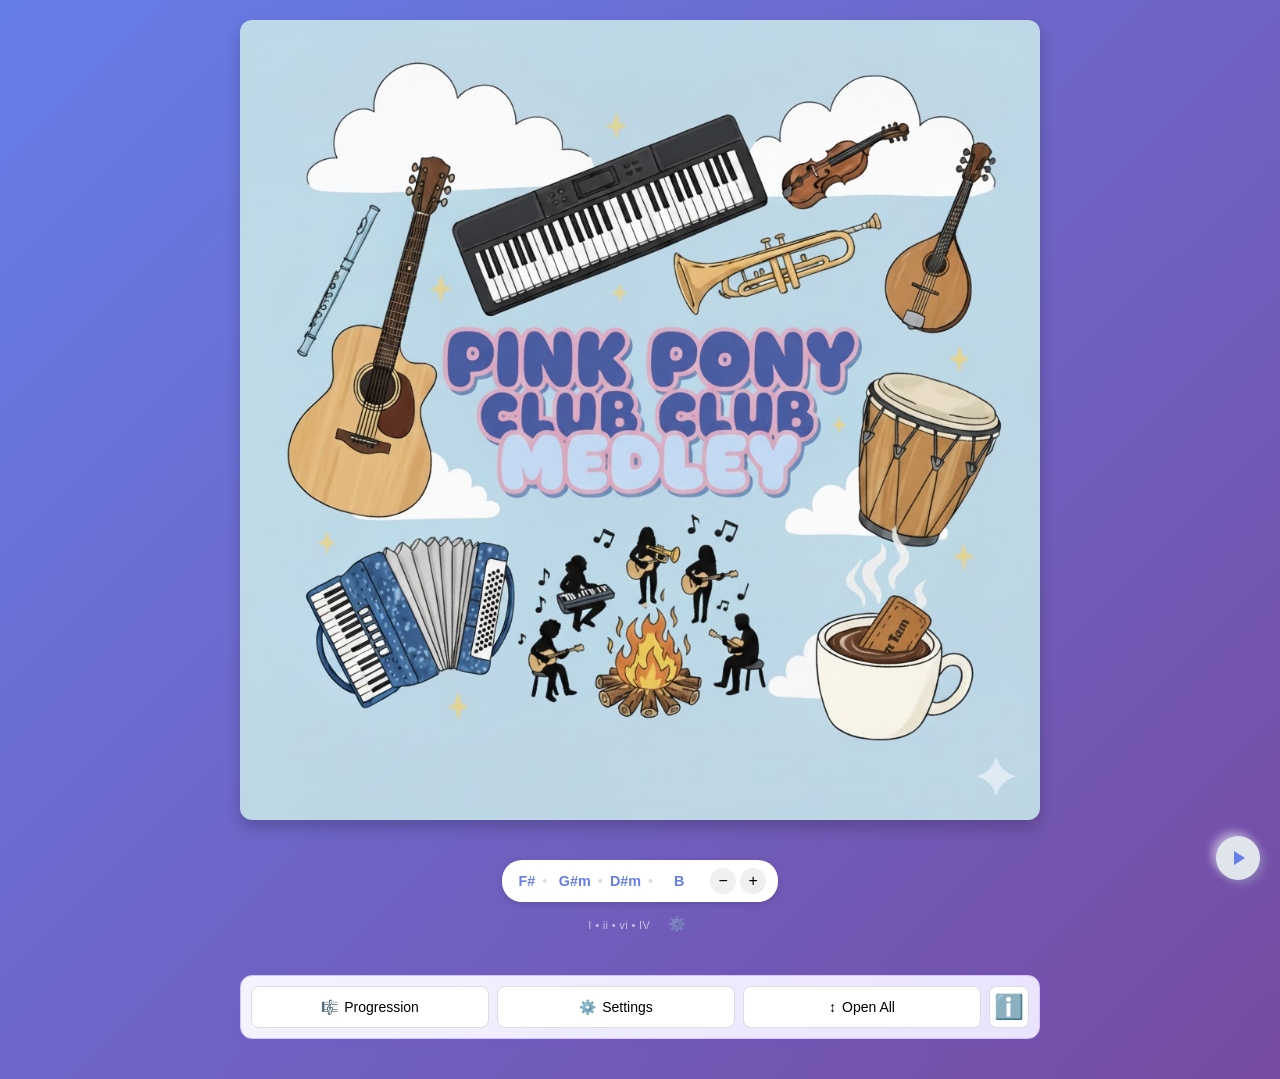
<file: index.html>
<!DOCTYPE html>
<html lang="en">
<head>
    <meta charset="UTF-8">
    <meta name="viewport" content="width=device-width, initial-scale=1.0, viewport-fit=cover">
    <title>Pink Pony Club Medley</title>
    
    <!-- iOS Home Screen Icons -->
    <link rel="apple-touch-icon" sizes="180x180" href="phone-icons/icon-180.png">
   
    
    <!-- Android Chrome Icons -->
    <link rel="icon" type="image/png" sizes="192x192" href="phone-icons/icon-192.png">
    <link rel="icon" type="image/png" sizes="512x512" href="phone-icons/icon-512.png">
    
    <!-- Standard favicon -->
    <link rel="icon" type="image/png" sizes="32x32" href="phone-icons/icon-32.png">
    <link rel="icon" type="image/png" sizes="16x16" href="phone-icons/icon-16.png">
    
    <!-- Web App Manifest removed to allow saving full URLs to home screen -->
    <link rel="manifest" href="manifest.json">
    
    <!-- Theme color for mobile browsers -->
    <meta name="theme-color" content="#8b5cf6">
    <meta name="apple-mobile-web-app-capable" content="yes">
    <meta name="apple-mobile-web-app-status-bar-style" content="default">
    <meta name="apple-mobile-web-app-title" content="Medlies">
    
    <link rel="stylesheet" href="styles.css">
</head>
<body>
    <div class="container">
        <!-- Banner Section -->
        <div class="banner">
            <img src="banner-pony.png" alt="Pink Pony Club Medley Banner" id="banner-image">
        </div>

        <!-- Header -->
        <header>
            <!-- Chord Transposer -->
            <div class="transpose-pill">
                <div class="chords">
                    <span class="chord" id="chord-1">F#</span>
                    <span class="chord" id="chord-2">G#m</span>
                    <span class="chord" id="chord-3">D#m</span>
                    <span class="chord" id="chord-4">B</span>
                </div>
                <div class="controls">
                    <button type="button" id="transpose-down" aria-label="Transpose down">−</button>
                    <button type="button" id="transpose-up" aria-label="Transpose up">+</button>
                </div>
            </div>
            <p class="subtitle">
                I • ii • vi • IV
                <button type="button" id="edit-progression" class="edit-button" aria-label="Change progression">⚙️</button>
            </p>
        </header>

        <!-- Songs List (Accordion) -->
        <div id="songs-container" class="songs-list">
            <!-- Songs will be dynamically loaded here -->
        </div>

        <!-- Progression Selection Modal -->
        <div id="progression-modal" class="modal">
            <div class="modal-content progression-modal-content">
                <!-- Content will be populated dynamically -->
            </div>
        </div>

        <!-- Info Modal -->
        <div id="info-modal" class="modal">
            <div class="modal-content info-modal-content">
                <span class="close-button" id="close-info-modal">&times;</span>
                <h3>About This Page</h3>
                <p>Chord progression fun for singing circle!</p>
                
                <h4>Key Features:</h4>
                <ul>
                    <li><strong>Transpose:</strong> Use + and − buttons to change the key</li>
                    <li><strong>Auto-scroll:</strong> Floating play button (bottom-right) scrolls automatically with adjustable speed (1-10)</li>
                    <li><strong>Expand/collapse:</strong> Click song titles to view lyrics (songs expand by default)</li>
                    <li><strong>Reorder songs:</strong> Enable in Settings, then drag ⋮⋮ handles to rearrange</li>
                    <li><strong>Lock songs:</strong> Long-press (0.5s) song titles to lock open with 📌 pin</li>
                    <li><strong>Switch progressions:</strong> Click 🎼 Progression button or gear icon</li>
                    <li><strong>Customize:</strong> Click ⚙️ Settings for themes, font size, auto-close mode & more</li>
                    <li><strong>Share:</strong> URL saves all settings - copy and share your arrangement!</li>
                    <li><strong>Mobile app:</strong> Add to Home Screen → saves as "Medlies" with 🎼 icon</li>
                </ul>

                <h4>Auto-Scroll Tips:</h4>
                <ul>
                    <li>Tap play (▶) button to start scrolling</li>
                    <li>Use + and − to adjust speed while scrolling</li>
                    <li>Touch screen to pause - auto-resumes when you lift your finger</li>
                    <li>Flick scrolling works naturally during auto-scroll</li>
                    <li>Speeds automatically adjust for phone/tablet/desktop</li>
                </ul>

                <h4>Source Data (Google Docs):</h4>
                <ul class="progression-links">
                    <li><a href="https://docs.google.com/document/d/1UGUQb110IlAgrp15mbqC2Muyl2oP3x-bDXJH3VFL2qA/edit?pli=1&tab=t.0" target="_blank">Pink Pony Club Medley (I ii vi IV)</a></li>
                    <li><a href="https://docs.google.com/document/d/19Mqgy9RtOUYCUS72voOfVnueE9dox_ZCLXzTUk62EXY/edit?tab=t.0#heading=h.8dfip0xaxqt8" target="_blank">Wagon Wheel Medley (I V vi IV)</a></li>
                    <li><a href="https://docs.google.com/document/d/11qBeZkfMCBcLrUq5Xck4DYpDZ6QcSnwbVr9WVjvU57w/edit?tab=t.0" target="_blank">No Woman, No Cry Medley (I vi IV V)</a></li>
                </ul>

                
            </div>
        </div>

        <!-- Bottom Bar -->
        <div class="bottom-bar">
            <button type="button" class="bottom-bar-button" id="change-progression-btn">
                <span>🎼</span>
                <span class="button-text">Progression</span>
            </button>
            <button type="button" class="bottom-bar-button" id="settings-btn">
                <span>⚙️</span>
                <span class="button-text">Settings</span>
            </button>
            <button type="button" class="bottom-bar-button" id="collapse-all-btn" title="Toggle all songs">
                <span>↕</span>
                <span class="button-text" id="toggle-all-text">Close All</span>
            </button>
            <button type="button" class="bottom-bar-button bottom-bar-button-icon-only" id="info-btn" title="Info">
                <span>ℹ️</span>
            </button>
        </div>

        <!-- Settings Modal -->
        <div id="settings-modal" class="modal">
            <div class="modal-content settings-modal-content">
                <span class="close-button" id="close-settings-modal">&times;</span>
                <h3>Settings</h3>
                
                <!-- Setting 0: Hide Auto Scroll -->
                <div class="setting-item">
                    <label class="toggle-label">
                        <input type="checkbox" id="hide-auto-scroll-toggle">
                        <span class="toggle-slider"></span>
                        <span class="toggle-text">Hide auto-scroll</span>
                    </label>
                    <p class="setting-description">
                        Hide the floating auto-scroll button (bottom-right).
                    </p>
                </div>

                <!-- Setting 2: Color Theme -->
                <div class="setting-item">
                    <label class="setting-label">Color Theme</label>
                    <div class="theme-options">
                        <button class="theme-option" data-theme="default" title="Original Purple">
                            <div class="theme-preview" style="background: linear-gradient(135deg, #b794f6, #8b5cf6)"></div>
                            <span>Original</span>
                        </button>
                        <button class="theme-option" data-theme="pink" title="Pink Pony">
                            <div class="theme-preview" style="background: linear-gradient(135deg, #FF69B4, #FF1493, #C71585)"></div>
                            <span>Pink Pony</span>
                        </button>
                        <button class="theme-option" data-theme="sunset" title="Sunset Orange">
                            <div class="theme-preview" style="background: linear-gradient(135deg, #fb923c, #f97316, #ea580c)"></div>
                            <span>Sunset</span>
                        </button>
                        <button class="theme-option" data-theme="dark" title="Dark Mode">
                            <div class="theme-preview" style="background: linear-gradient(135deg, #374151, #1f2937, #111827)"></div>
                            <span>Dark</span>
                        </button>
                    </div>
                </div>

                <!-- Setting 3: Font Size -->
                <div class="setting-item">
                    <label class="setting-label">Lyrics Font Size</label>
                    <div class="font-size-options">
                        <button class="font-size-option font-size-xsmall-preview" data-size="xsmall">Extra Small</button>
                        <button class="font-size-option font-size-small-preview" data-size="small">Small</button>
                        <button class="font-size-option font-size-medium-preview" data-size="medium">Medium</button>
                        <button class="font-size-option font-size-large-preview" data-size="large">Large</button>
                        <button class="font-size-option font-size-xlarge-preview" data-size="xlarge">Extra Large</button>
                    </div>
                </div>

                <!-- Setting 4: Hide Artist Names -->
                <div class="setting-item">
                    <label class="toggle-label">
                        <input type="checkbox" id="hide-artists-toggle">
                        <span class="toggle-slider"></span>
                        <span class="toggle-text">Hide artist names</span>
                    </label>
                    <p class="setting-description">
                        Cleaner look if you already know all the songs.
                    </p>
                </div>

                <!-- Setting: Enable song reordering -->
                <div class="setting-item">
                    <label class="toggle-label">
                        <input type="checkbox" id="enable-reordering-toggle">
                        <span class="toggle-slider"></span>
                        <span class="toggle-text">Enable song reordering</span>
                    </label>
                    <p class="setting-description">
                        Show drag handles (⋮⋮) to reorder songs by dragging.
                    </p>
                </div>

                <!-- Advanced Settings Section -->
                <div class="advanced-settings">
                    <button class="advanced-toggle" id="advanced-toggle">
                        <span class="advanced-icon">▶</span>
                        <span>Advanced</span>
                    </button>
                    <div class="advanced-content" id="advanced-content">
                        <!-- Setting: Auto-close songs -->
                        <div class="setting-item">
                            <label class="toggle-label">
                                <input type="checkbox" id="auto-close-toggle">
                                <span class="toggle-slider"></span>
                                <span class="toggle-text">Auto-close songs</span>
                            </label>
                            <p class="setting-description">
                                Opening a song automatically closes others (only one open at a time).
                            </p>
                            <p class="setting-tip" id="auto-close-tip" style="display: none;">
                                <strong>💡 Tip:</strong> Long-press (hold) a song title to "lock" it open. Locked songs stay visible even when auto-close is on.
                            </p>
                        </div>

                        <!-- Setting: Sticky Chords -->
                        <div class="setting-item">
                            <label class="toggle-label">
                                <input type="checkbox" id="sticky-chords-toggle" checked>
                                <span class="toggle-slider"></span>
                                <span class="toggle-text">Keep chords at top</span>
                            </label>
                            <p class="setting-description">
                                Chords stay visible at the top when scrolling down.
                            </p>
                        </div>

                        <!-- Version Number -->
                        <div class="setting-item" style="opacity: 0.5; margin-top: 20px;">
                            <p class="setting-description" style="font-size: 0.75rem; text-align: center; color: #9ca3af;">
                                Version <span id="app-version"></span>
                            </p>
                        </div>
                    </div>
                </div>

                <!-- URL Note -->
                <div class="settings-note">
                    <strong>💾 Note:</strong> Settings are automatically saved in the URL. Share the link to keep your preferences!
                </div>

                <!-- Bottom Close Button -->
                <div class="settings-footer">
                    <button type="button" class="settings-close-btn" id="close-settings-bottom">Close</button>
                </div>
            </div>
        </div>

        <!-- Loading Indicator -->
        <div id="loading" class="loading">Loading songs...</div>
    </div>

    <script src="script.js"></script>
</body>
</html>
</file>
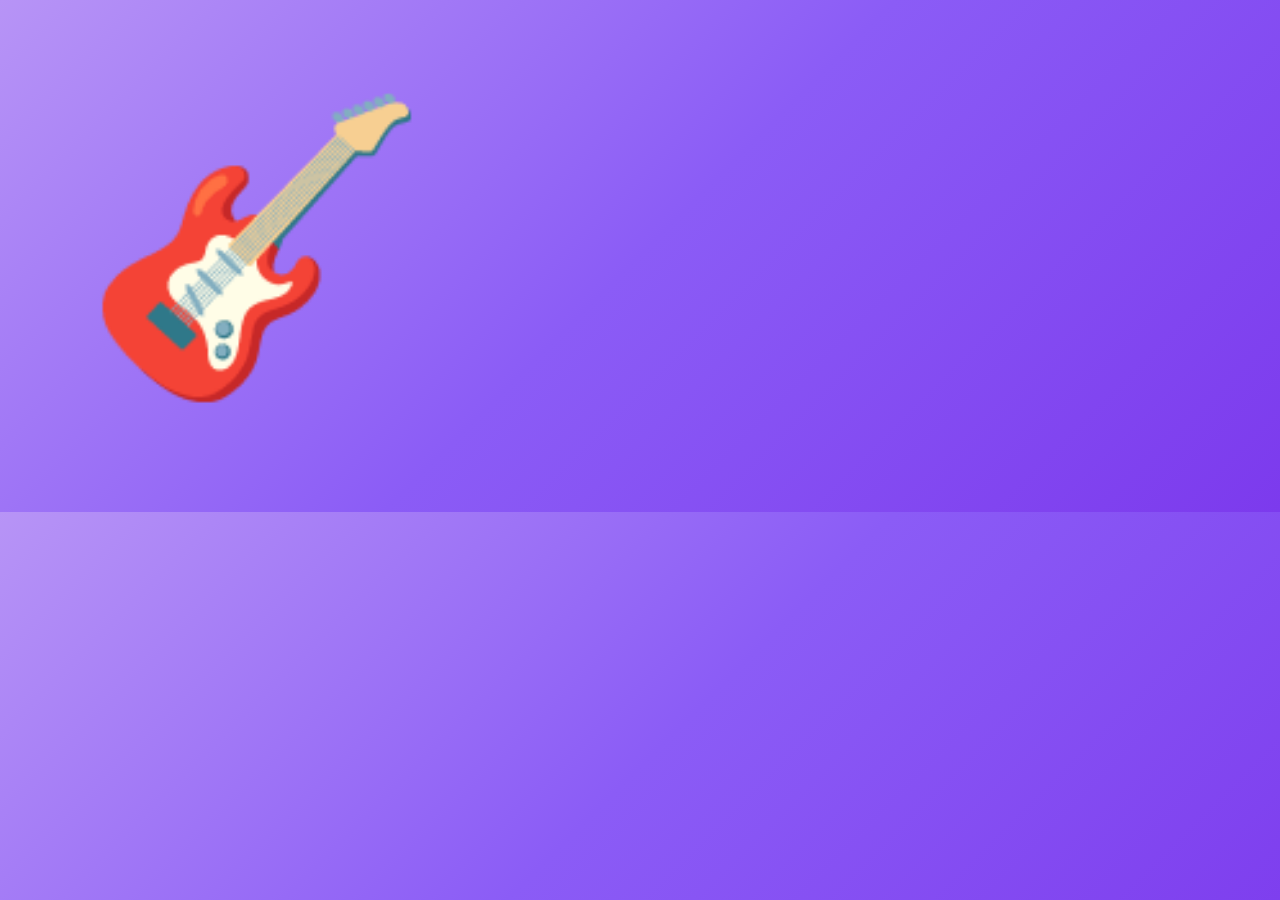
<file: icon-generator.html>
<!DOCTYPE html>
<html>
<head>
    <meta charset="UTF-8">
    <style>
        body {
            margin: 0;
            padding: 0;
            width: 512px;
            height: 512px;
            display: flex;
            align-items: center;
            justify-content: center;
            background: linear-gradient(135deg, #b794f6 0%, #8b5cf6 50%, #7c3aed 100%);
            font-family: -apple-system, BlinkMacSystemFont, sans-serif;
        }
        .icon-content {
            text-align: center;
        }
        .emoji {
            font-size: 280px;
            line-height: 1;
            margin-bottom: 20px;
        }
    </style>
</head>
<body>
    <div class="icon-content">
        <div class="emoji">🎸</div>
    </div>
</body>
</html>
</file>
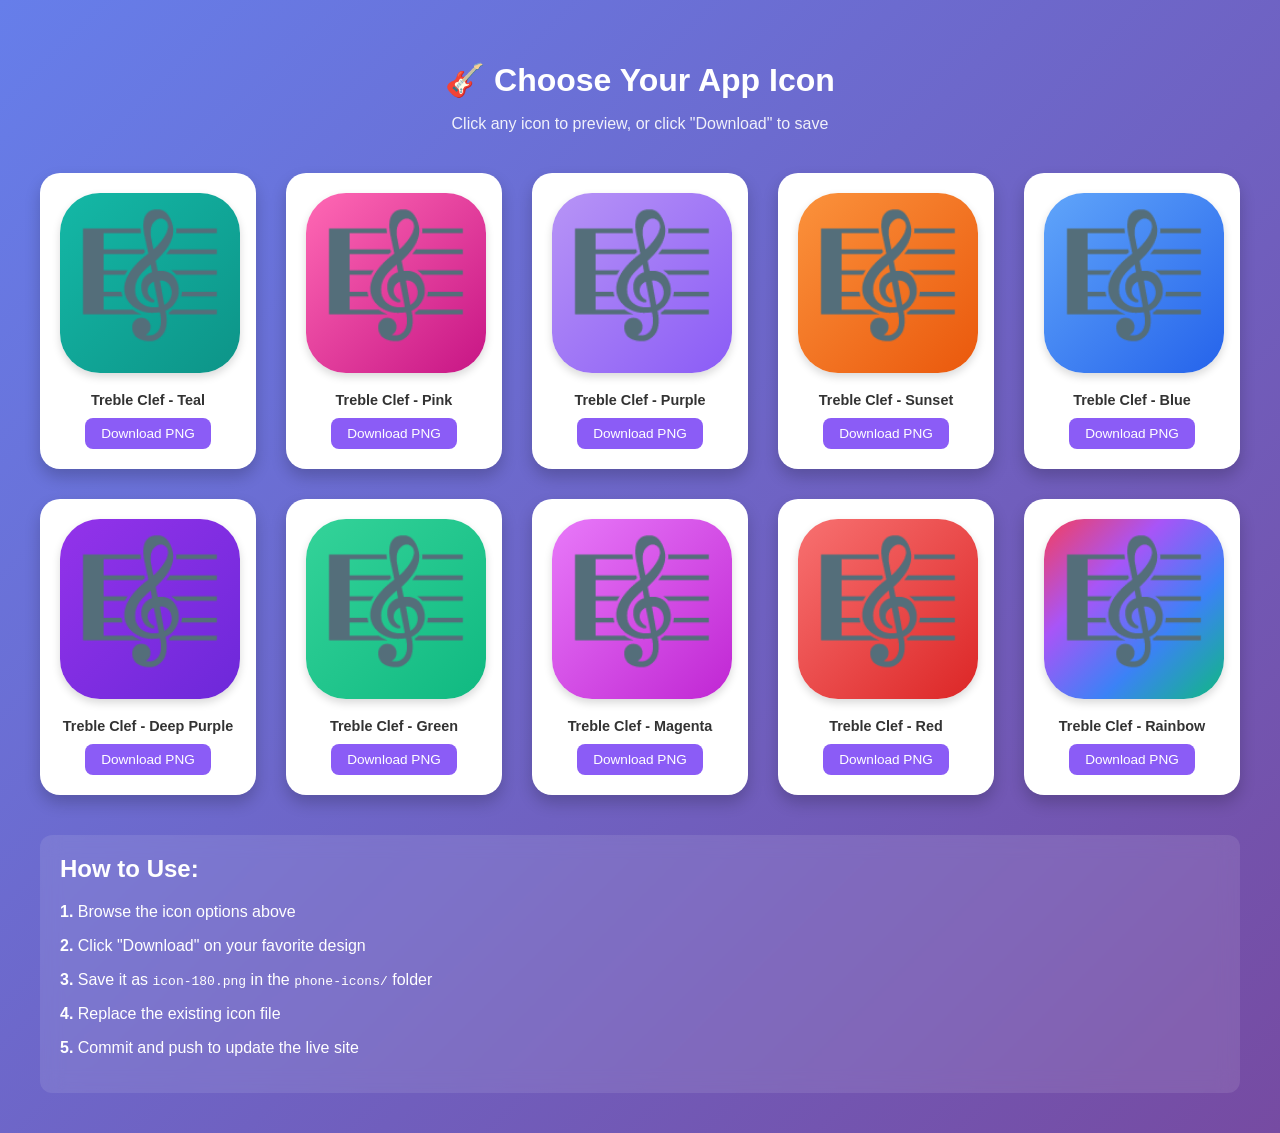
<file: icon-options.html>
<!DOCTYPE html>
<html lang="en">
<head>
    <meta charset="UTF-8">
    <meta name="viewport" content="width=device-width, initial-scale=1.0">
    <title>Icon Options - Pink Pony Club Medley</title>
    <style>
        body {
            font-family: -apple-system, BlinkMacSystemFont, 'Segoe UI', Arial, sans-serif;
            background: linear-gradient(135deg, #667eea 0%, #764ba2 100%);
            color: white;
            padding: 40px 20px;
            margin: 0;
        }
        
        .container {
            max-width: 1200px;
            margin: 0 auto;
        }
        
        h1 {
            text-align: center;
            margin-bottom: 10px;
            font-size: 2rem;
        }
        
        .subtitle {
            text-align: center;
            opacity: 0.9;
            margin-bottom: 40px;
        }
        
        .grid {
            display: grid;
            grid-template-columns: repeat(auto-fit, minmax(200px, 1fr));
            gap: 30px;
            margin-bottom: 40px;
        }
        
        .icon-option {
            background: white;
            border-radius: 20px;
            padding: 20px;
            text-align: center;
            box-shadow: 0 8px 16px rgba(0,0,0,0.2);
            transition: transform 0.2s;
        }
        
        .icon-option:hover {
            transform: translateY(-5px);
        }
        
        canvas {
            border-radius: 40px;
            box-shadow: 0 4px 8px rgba(0,0,0,0.15);
            cursor: pointer;
            width: 180px;
            height: 180px;
        }
        
        .icon-label {
            color: #333;
            margin-top: 15px;
            font-weight: 600;
            font-size: 0.9rem;
        }
        
        .download-btn {
            margin-top: 10px;
            padding: 8px 16px;
            background: #8b5cf6;
            color: white;
            border: none;
            border-radius: 8px;
            cursor: pointer;
            font-size: 0.85rem;
            transition: background 0.2s;
        }
        
        .download-btn:hover {
            background: #7c3aed;
        }
        
        .instructions {
            background: rgba(255,255,255,0.1);
            border-radius: 12px;
            padding: 20px;
            margin-top: 40px;
            backdrop-filter: blur(10px);
        }
        
        .instructions h2 {
            margin-top: 0;
        }
    </style>
</head>
<body>
    <div class="container">
        <h1>🎸 Choose Your App Icon</h1>
        <p class="subtitle">Click any icon to preview, or click "Download" to save</p>
        
        <div class="grid" id="iconGrid"></div>
        
        <div class="instructions">
            <h2>How to Use:</h2>
            <p><strong>1.</strong> Browse the icon options above</p>
            <p><strong>2.</strong> Click "Download" on your favorite design</p>
            <p><strong>3.</strong> Save it as <code>icon-180.png</code> in the <code>phone-icons/</code> folder</p>
            <p><strong>4.</strong> Replace the existing icon file</p>
            <p><strong>5.</strong> Commit and push to update the live site</p>
        </div>
    </div>

    <script>
        const icons = [
            {
                name: "Treble Clef - Teal",
                draw: (ctx, size) => {
                    // Teal gradient
                    const gradient = ctx.createLinearGradient(0, 0, size, size);
                    gradient.addColorStop(0, '#14b8a6');
                    gradient.addColorStop(1, '#0d9488');
                    ctx.fillStyle = gradient;
                    ctx.fillRect(0, 0, size, size);
                    
                    // Treble clef emoji
                    ctx.font = 'bold 120px Arial';
                    ctx.textAlign = 'center';
                    ctx.textBaseline = 'middle';
                    ctx.fillText('🎼', size/2, size/2);
                }
            },
            {
                name: "Treble Clef - Pink",
                draw: (ctx, size) => {
                    // Pink gradient
                    const gradient = ctx.createLinearGradient(0, 0, size, size);
                    gradient.addColorStop(0, '#FF69B4');
                    gradient.addColorStop(1, '#C71585');
                    ctx.fillStyle = gradient;
                    ctx.fillRect(0, 0, size, size);
                    
                    ctx.font = 'bold 120px Arial';
                    ctx.textAlign = 'center';
                    ctx.textBaseline = 'middle';
                    ctx.fillText('🎼', size/2, size/2);
                }
            },
            {
                name: "Treble Clef - Purple",
                draw: (ctx, size) => {
                    // Purple gradient
                    const gradient = ctx.createLinearGradient(0, 0, size, size);
                    gradient.addColorStop(0, '#b794f6');
                    gradient.addColorStop(1, '#8b5cf6');
                    ctx.fillStyle = gradient;
                    ctx.fillRect(0, 0, size, size);
                    
                    ctx.font = 'bold 120px Arial';
                    ctx.textAlign = 'center';
                    ctx.textBaseline = 'middle';
                    ctx.fillText('🎼', size/2, size/2);
                }
            },
            {
                name: "Treble Clef - Sunset",
                draw: (ctx, size) => {
                    // Sunset gradient
                    const gradient = ctx.createLinearGradient(0, 0, size, size);
                    gradient.addColorStop(0, '#fb923c');
                    gradient.addColorStop(1, '#ea580c');
                    ctx.fillStyle = gradient;
                    ctx.fillRect(0, 0, size, size);
                    
                    ctx.font = 'bold 120px Arial';
                    ctx.textAlign = 'center';
                    ctx.textBaseline = 'middle';
                    ctx.fillText('🎼', size/2, size/2);
                }
            },
            {
                name: "Treble Clef - Blue",
                draw: (ctx, size) => {
                    // Blue gradient
                    const gradient = ctx.createLinearGradient(0, 0, size, size);
                    gradient.addColorStop(0, '#60a5fa');
                    gradient.addColorStop(1, '#2563eb');
                    ctx.fillStyle = gradient;
                    ctx.fillRect(0, 0, size, size);
                    
                    ctx.font = 'bold 120px Arial';
                    ctx.textAlign = 'center';
                    ctx.textBaseline = 'middle';
                    ctx.fillText('🎼', size/2, size/2);
                }
            },
            {
                name: "Treble Clef - Deep Purple",
                draw: (ctx, size) => {
                    // Deep purple gradient
                    const gradient = ctx.createLinearGradient(0, 0, size, size);
                    gradient.addColorStop(0, '#9333ea');
                    gradient.addColorStop(1, '#6d28d9');
                    ctx.fillStyle = gradient;
                    ctx.fillRect(0, 0, size, size);
                    
                    ctx.font = 'bold 120px Arial';
                    ctx.textAlign = 'center';
                    ctx.textBaseline = 'middle';
                    ctx.fillText('🎼', size/2, size/2);
                }
            },
            {
                name: "Treble Clef - Green",
                draw: (ctx, size) => {
                    // Green gradient
                    const gradient = ctx.createLinearGradient(0, 0, size, size);
                    gradient.addColorStop(0, '#34d399');
                    gradient.addColorStop(1, '#10b981');
                    ctx.fillStyle = gradient;
                    ctx.fillRect(0, 0, size, size);
                    
                    ctx.font = 'bold 120px Arial';
                    ctx.textAlign = 'center';
                    ctx.textBaseline = 'middle';
                    ctx.fillText('🎼', size/2, size/2);
                }
            },
            {
                name: "Treble Clef - Magenta",
                draw: (ctx, size) => {
                    // Magenta gradient
                    const gradient = ctx.createLinearGradient(0, 0, size, size);
                    gradient.addColorStop(0, '#e879f9');
                    gradient.addColorStop(1, '#c026d3');
                    ctx.fillStyle = gradient;
                    ctx.fillRect(0, 0, size, size);
                    
                    ctx.font = 'bold 120px Arial';
                    ctx.textAlign = 'center';
                    ctx.textBaseline = 'middle';
                    ctx.fillText('🎼', size/2, size/2);
                }
            },
            {
                name: "Treble Clef - Red",
                draw: (ctx, size) => {
                    // Red gradient
                    const gradient = ctx.createLinearGradient(0, 0, size, size);
                    gradient.addColorStop(0, '#f87171');
                    gradient.addColorStop(1, '#dc2626');
                    ctx.fillStyle = gradient;
                    ctx.fillRect(0, 0, size, size);
                    
                    ctx.font = 'bold 120px Arial';
                    ctx.textAlign = 'center';
                    ctx.textBaseline = 'middle';
                    ctx.fillText('🎼', size/2, size/2);
                }
            },
            {
                name: "Treble Clef - Rainbow",
                draw: (ctx, size) => {
                    // Rainbow gradient
                    const gradient = ctx.createLinearGradient(0, 0, size, size);
                    gradient.addColorStop(0, '#f43f5e');
                    gradient.addColorStop(0.33, '#a855f7');
                    gradient.addColorStop(0.66, '#3b82f6');
                    gradient.addColorStop(1, '#10b981');
                    ctx.fillStyle = gradient;
                    ctx.fillRect(0, 0, size, size);
                    
                    ctx.font = 'bold 120px Arial';
                    ctx.textAlign = 'center';
                    ctx.textBaseline = 'middle';
                    ctx.fillText('🎼', size/2, size/2);
                }
            }
        ];

        const grid = document.getElementById('iconGrid');
        
        icons.forEach((icon, index) => {
            const div = document.createElement('div');
            div.className = 'icon-option';
            
            const canvas = document.createElement('canvas');
            canvas.width = 180;
            canvas.height = 180;
            const ctx = canvas.getContext('2d');
            
            // Draw the icon
            icon.draw(ctx, 180);
            
            const label = document.createElement('div');
            label.className = 'icon-label';
            label.textContent = icon.name;
            
            const btn = document.createElement('button');
            btn.className = 'download-btn';
            btn.textContent = 'Download PNG';
            btn.onclick = () => downloadIcon(canvas, icon.name);
            
            div.appendChild(canvas);
            div.appendChild(label);
            div.appendChild(btn);
            grid.appendChild(div);
        });
        
        function downloadIcon(canvas, name) {
            canvas.toBlob((blob) => {
                const url = URL.createObjectURL(blob);
                const a = document.createElement('a');
                a.href = url;
                a.download = `icon-180-${name.toLowerCase().replace(/[^a-z0-9]/g, '-')}.png`;
                document.body.appendChild(a);
                a.click();
                document.body.removeChild(a);
                URL.revokeObjectURL(url);
            });
        }
    </script>
</body>
</html>
</file>
<file: styles.css>
* {
    margin: 0;
    padding: 0;
    box-sizing: border-box;
}

body {
    font-family: -apple-system, BlinkMacSystemFont, 'Segoe UI', Roboto, 'Helvetica Neue', Arial, sans-serif;
    background: linear-gradient(135deg, #667eea 0%, #764ba2 100%);
    min-height: 100vh;
    color: #333;
    /* iOS safe area support */
    padding-top: env(safe-area-inset-top, 0px);
    padding-bottom: env(safe-area-inset-bottom, 0px);
}

.container {
    max-width: 1200px;
    margin: 0 auto;
    padding: 20px;
}

/* Banner */
.banner {
    max-width: 800px;
    margin: 0 auto 30px;
    border-radius: 12px;
    overflow: hidden;
    box-shadow: 0 8px 16px rgba(0, 0, 0, 0.2);
    cursor: pointer;
    transition: transform 0.2s;
}

.banner:hover {
    transform: scale(1.01);
}

.banner:active {
    transform: scale(0.99);
}

.banner img {
    width: 100%;
    height: auto;
    display: block;
}

/* Header */
header {
    text-align: center;
    color: white;
    margin-bottom: 20px;
    position: sticky;
    top: 0;
    z-index: 100;
    padding-top: 10px;
}

/* Disable sticky positioning when setting is off */
header.not-sticky {
    position: relative;
}

/* Disable fade and subtitle hiding when not sticky */
header.not-sticky::before {
    display: none;
}

header.not-sticky.stuck .subtitle {
    display: block;
}

/* Gradient fade background - hidden by default */
header::before {
    content: '';
    position: fixed;
    top: calc(-100px - env(safe-area-inset-top, 0px)); /* Extend way up to cover status bar + safe area */
    left: 0;
    right: 0;
    height: calc(200px + env(safe-area-inset-top, 0px)); /* Much taller to ensure coverage */
    background: transparent;
    z-index: 99;
    pointer-events: none;
    opacity: 0;
    transition: opacity 0.3s ease;
}

/* Show gradient only when stuck to top - starts with color at top, fades down */
header.stuck::before {
    opacity: 1;
    background: linear-gradient(to bottom,
        rgba(139, 92, 246, 1) 0%,      /* Solid at very top */
        rgba(139, 92, 246, 1) 50%,     /* Keep solid through safe area */
        rgba(139, 92, 246, 0.95) 65%,  /* Start fade */
        rgba(139, 92, 246, 0.7) 80%,   /* Mid fade */
        rgba(139, 92, 246, 0.4) 90%,   /* Light fade */
        transparent 100%);
}

/* Hide subtitle (Roman numerals) when stuck to top - keep space to prevent layout shift */
header.stuck .subtitle {
    opacity: 0;
    pointer-events: none;
}

.subtitle {
    font-size: 0.7rem;
    opacity: 0.6;
    font-weight: 400;
    letter-spacing: 0.3px;
    transition: opacity 0.2s ease;
}
.transpose-pill {
    display: inline-flex;
    align-items: center;
    background: white;
    border-radius: 20px;
    padding: 8px 12px;
    box-shadow: 0 2px 6px rgba(0, 0, 0, 0.15);
    font-size: 0.9rem;
    margin-bottom: 12px;
    position: relative;
    z-index: 101;
}

.transpose-pill .chords {
    display: flex;
    align-items: center;
    gap: 7px;
    font-weight: 600;
    color: #667eea;
}

.transpose-pill .chord {
    min-width: 38px;
    text-align: center;
}

.transpose-pill .chord:not(:last-child)::after {
    content: '•';
    margin-left: 7px;
    color: #ddd;
    font-weight: 400;
}

.transpose-pill .controls {
    display: flex;
    gap: 4px;
    margin-left: 12px;
}

.transpose-pill button {
    width: 26px;
    height: 26px;
    border: none;
    background: #f0f0f0;
    border-radius: 50%;
    cursor: pointer;
    font-size: 1rem;
    display: flex;
    align-items: center;
    justify-content: center;
    flex-shrink: 0;
    transition: background 0.2s;
}

.transpose-pill button:hover {
    background: #e5e5e5;
}

.transpose-pill button:active {
    background: #e0e0e0;
}

/* Songs List */
.songs-list {
    max-width: 800px;
    margin: 0 auto 40px;
}

/* Accordion Item */
.accordion-item {
    background: white;
    border-radius: 8px;
    margin-bottom: 10px;
    overflow: hidden;
    box-shadow: 0 2px 4px rgba(0, 0, 0, 0.1);
    transition: all 0.3s ease;
}

.accordion-item.dragging {
    opacity: 0.5;
}

.accordion-item.drag-preview {
    position: fixed;
    z-index: 1000;
    pointer-events: none;
    opacity: 0.9;
    transform: scale(1.05) rotate(2deg);
    box-shadow: 0 8px 24px rgba(0, 0, 0, 0.3);
    transition: none;
}

.accordion-item.drag-over {
    border: 2px dashed #667eea;
    background: #f0f4ff;
}

/* Smooth transitions for reordering */
.accordion-item:not(.dragging):not(.drag-preview) {
    transition: transform 0.3s ease, margin 0.3s ease, all 0.3s ease;
}

/* Accordion Header */
.accordion-header {
    padding: 14px 16px;
    cursor: pointer;
    display: flex;
    justify-content: space-between;
    align-items: center;
    background: white;
    transition: background 0.2s;
    position: relative;
}

.accordion-header:active {
    background: #f8f8f8;
}

.accordion-info {
    flex: 1;
    padding-right: 40px;
}

.accordion-title {
    font-size: 1.1rem;
    font-weight: 600;
    color: #667eea;
    margin-bottom: 4px;
}

.accordion-artist {
    font-size: 0.85rem;
    color: #666;
}

.accordion-controls {
    display: flex;
    align-items: center;
    gap: 12px;
}

.drag-handle {
    font-size: 1.4rem;
    color: #ccc;
    cursor: grab;
    line-height: 1;
    padding: 0 4px;
    user-select: none;
    touch-action: none;
}

/* Hide drag handles when reordering is disabled */
body.reordering-disabled .drag-handle {
    display: none;
}

.drag-handle:active {
    cursor: grabbing;
}

.accordion-header:hover .drag-handle {
    color: #667eea;
}

.accordion-icon {
    font-size: 1.2rem;
    color: #999;
    transition: transform 0.3s ease;
    line-height: 1;
}

.accordion-item.active .accordion-icon {
    transform: rotate(180deg);
}

/* Accordion Content */
.accordion-content {
    max-height: 0;
    overflow: hidden;
    transition: max-height 0.3s ease;
    background: white;
}

.accordion-item.active .accordion-content {
    max-height: 2000px;
}

.accordion-lyrics {
    padding: 16px;
    line-height: 1.7;
    white-space: pre-wrap;
    color: #333;
    border-top: 1px solid #e8e8e8;
}

.accordion-lyrics strong {
    font-weight: 700;
    color: #000;
}


/* Loading */
.loading {
    display: none;
    text-align: center;
    color: white;
    font-size: 1.2rem;
    padding: 40px;
}

.loading.show {
    display: block;
}

/* Animations */
@keyframes fadeIn {
    from {
        opacity: 0;
    }
    to {
        opacity: 1;
    }
}

@keyframes slideIn {
    from {
        transform: translateY(-50px);
        opacity: 0;
    }
    to {
        transform: translateY(0);
        opacity: 1;
    }
}

/* Edit Button */
.edit-button {
    background: none;
    border: none;
    font-size: 0.9rem;
    cursor: pointer;
    padding: 2px 6px;
    margin-left: 8px;
    opacity: 0.7;
    transition: opacity 0.2s, transform 0.2s;
}

.edit-button:hover {
    opacity: 1;
    transform: scale(1.1);
}

/* Modal */
.modal {
    display: none;
    position: fixed;
    z-index: 1000;
    left: 0;
    top: 0;
    width: 100%;
    height: 100%;
    background-color: rgba(0, 0, 0, 0.5);
    animation: fadeIn 0.3s;
    align-items: center;
    justify-content: center;
}

.modal.show {
    display: flex;
}

.modal-content {
    background-color: white;
    padding: 30px;
    border-radius: 12px;
    max-width: 500px;
    width: 90%;
    max-height: 80vh;
    overflow-y: auto;
    box-shadow: 0 8px 32px rgba(0, 0, 0, 0.3);
    position: relative;
}

.close-button {
    position: absolute;
    top: 15px;
    right: 20px;
    font-size: 2rem;
    color: #999;
    cursor: pointer;
    background: none;
    border: none;
    line-height: 1;
    padding: 0;
    width: 30px;
    height: 30px;
    display: flex;
    align-items: center;
    justify-content: center;
    transition: color 0.2s;
}

.close-button:hover {
    color: #333;
}

.progression-modal-content h2 {
    color: #667eea;
    margin-bottom: 20px;
    font-size: 1.5rem;
}

.progression-option {
    display: flex;
    align-items: center;
    padding: 15px;
    margin: 10px 0;
    border: 2px solid #e0e0e0;
    border-radius: 8px;
    cursor: pointer;
    transition: all 0.2s;
}

.progression-option:hover {
    border-color: #667eea;
    background-color: #f5f7ff;
}

.progression-option.selected {
    border-color: #667eea;
    background-color: #e8ecff;
}

.progression-radio {
    width: 20px;
    height: 20px;
    border: 2px solid #999;
    border-radius: 50%;
    margin-right: 15px;
    flex-shrink: 0;
    position: relative;
}

.progression-option.selected .progression-radio {
    border-color: #667eea;
}

.progression-option.selected .progression-radio::after {
    content: '';
    position: absolute;
    top: 50%;
    left: 50%;
    transform: translate(-50%, -50%);
    width: 10px;
    height: 10px;
    background-color: #667eea;
    border-radius: 50%;
}

.progression-info {
    flex: 1;
}

.progression-name {
    font-weight: 600;
    color: #333;
    margin-bottom: 4px;
}

.progression-chords {
    font-size: 0.9rem;
    color: #666;
}

/* Responsive */
@media (max-width: 768px) {
    .container {
        padding: 10px;
    }

    header {
        margin-bottom: 20px;
    }

    .transpose-pill {
        font-size: 0.85rem;
        padding: 7px 10px;
    }

    .transpose-pill button {
        width: 24px;
        height: 24px;
        font-size: 0.9rem;
    }

    .subtitle {
        font-size: 0.65rem;
    }

    .accordion-header {
        padding: 12px 14px;
    }

    .accordion-title {
        font-size: 1rem;
    }

    .accordion-artist {
        font-size: 0.8rem;
    }

    .accordion-lyrics {
        padding: 14px;
        font-size: 0.95rem;
    }

    .accordion-icon {
        font-size: 1rem;
    }

    .drag-handle {
        font-size: 1.2rem;
    }
}

/* Bottom Bar */
.bottom-bar {
    background: linear-gradient(135deg, #f5f3ff 0%, #e9e3ff 100%);
    border: 1px solid #d4c5f9;
    border-radius: 12px;
    padding: 10px;
    display: flex;
    gap: 8px;
    justify-content: center;
    flex-wrap: wrap;
    max-width: 800px;
    margin: 20px auto;
    box-shadow: 0 2px 8px rgba(139, 92, 246, 0.1);
}

.bottom-bar-button {
    padding: 8px 16px;
    background: white;
    border: 1px solid #ddd;
    border-radius: 8px;
    cursor: pointer;
    font-size: 14px;
    transition: all 0.2s ease;
    display: flex;
    align-items: center;
    gap: 6px;
    font-family: inherit;
    flex: 1;
    min-width: 70px;
    justify-content: center;
}

.bottom-bar-button-icon-only {
    flex: 0;
    min-width: 40px;
    padding: 6px 8px;
    font-size: 24px;
}

.bottom-bar-button:hover {
    background: #a78bfa;
    color: white;
    border-color: #a78bfa;
}

.bottom-bar-button:active {
    background: #8b5cf6;
    transform: scale(0.98);
}

.bottom-bar-button:focus {
    outline: none;
}

/* Prevent Close All button from staying highlighted after click */
#collapse-all-btn {
    -webkit-tap-highlight-color: transparent;
}

#collapse-all-btn:focus {
    background: white !important;
    color: #8b5cf6 !important;
    border-color: #8b5cf6 !important;
}

/* Info Modal */
.info-modal-content {
    max-width: 600px;
    max-height: 80vh;
    overflow-y: auto;
}

.info-modal-content h3 {
    color: #8b5cf6;
    margin-bottom: 16px;
    font-size: 1.5rem;
}

.info-modal-content h4 {
    color: #7c3aed;
    margin-top: 20px;
    margin-bottom: 12px;
    font-size: 1.1rem;
}

.info-modal-content p {
    color: #666;
    line-height: 1.6;
    margin-bottom: 16px;
}

.info-modal-content ul {
    margin: 0 0 16px 0;
    padding-left: 24px;
}

.info-modal-content li {
    color: #666;
    line-height: 1.8;
    margin-bottom: 8px;
}

.info-modal-content a {
    color: #8b5cf6;
    text-decoration: none;
    transition: color 0.2s ease;
}

.info-modal-content a:hover {
    color: #a78bfa;
    text-decoration: underline;
}

.progression-links {
    list-style: none;
    padding-left: 0;
}

.progression-links li {
    padding-left: 24px;
    position: relative;
}

.progression-links li:before {
    content: "🎵";
    position: absolute;
    left: 0;
}

/* Settings Modal */
.settings-modal-content {
    max-width: 600px;
    max-height: 80vh;
    overflow-y: auto;
    position: relative;
    background: linear-gradient(135deg, #faf5ff 0%, #f3e8ff 100%);
}

/* Sticky close button */
.settings-modal-content .close-button {
    position: sticky;
    top: 15px;
    right: 15px;
    z-index: 10;
    background: white;
    width: 40px;
    height: 40px;
    border-radius: 50%;
    box-shadow: 0 2px 8px rgba(0,0,0,0.15);
    float: right;
    margin-bottom: -40px;
}

.settings-modal-content h3 {
    margin-top: 0;
    padding-top: 20px;
    clear: none;
}

/* Scroll indicator - fade shadow at bottom when scrollable */
.settings-modal-content::after {
    content: '';
    position: sticky;
    bottom: 0;
    left: 0;
    right: 0;
    height: 40px;
    background: linear-gradient(to bottom, transparent, rgba(0, 0, 0, 0.1));
    pointer-events: none;
    opacity: 1;
    transition: opacity 0.3s;
}

/* Hide shadow when scrolled to bottom */
.settings-modal-content.scrolled-to-bottom::after {
    opacity: 0;
}

.settings-modal-content h3 {
    color: #a78bfa;
    margin-bottom: 24px;
    font-size: 1.5rem;
}

/* Modal background changes with theme preview */
.settings-modal-content.preview-pink {
    background: linear-gradient(135deg, #FFE8F5 0%, #FFD4EA 100%);
}

.settings-modal-content.preview-pink .close-button {
    background: #FFE8F5;
}

.settings-modal-content.preview-purple {
    background: linear-gradient(135deg, #f3e8ff 0%, #e9d5ff 100%);
}

.settings-modal-content.preview-purple .close-button {
    background: #f3e8ff;
}

.settings-modal-content.preview-blue {
    background: linear-gradient(135deg, #dbeafe 0%, #bfdbfe 100%);
}

.settings-modal-content.preview-blue .close-button {
    background: #dbeafe;
}

.settings-modal-content.preview-sunset {
    background: linear-gradient(135deg, #ffedd5 0%, #fed7aa 100%);
}

.settings-modal-content.preview-sunset .close-button {
    background: #ffedd5;
}

.settings-modal-content.preview-dark {
    background: linear-gradient(135deg, #374151 0%, #1f2937 100%);
    color: #e5e7eb;
}

.settings-modal-content.preview-dark .close-button {
    background: #1f2937;
    color: #9ca3af;
}

.settings-modal-content.preview-dark h3 {
    color: #c4b5fd;
}

.settings-modal-content.preview-dark .setting-item {
    background: #1f2937;
}

.settings-modal-content.preview-dark .setting-label,
.settings-modal-content.preview-dark .toggle-text {
    color: #f3f4f6;
}

.settings-modal-content.preview-dark .setting-description {
    color: #9ca3af;
}

.settings-modal-content.preview-dark .close-button {
    color: #9ca3af;
}

.settings-modal-content.preview-dark .theme-option,
.settings-modal-content.preview-dark .font-size-option {
    background: #374151;
    border-color: #4b5563;
    color: #e5e7eb;
}

.setting-item {
    margin: 24px 0;
    padding: 16px;
    background: #f9f9f9;
    border-radius: 8px;
}

.setting-label {
    display: block;
    font-weight: 600;
    color: #333;
    margin-bottom: 12px;
    font-size: 1rem;
}

/* Toggle Switch */
.toggle-label {
    display: flex;
    align-items: center;
    gap: 12px;
    cursor: pointer;
}

.toggle-label input[type="checkbox"] {
    display: none;
}

.toggle-slider {
    width: 50px;
    height: 26px;
    background: #ccc;
    border-radius: 26px;
    position: relative;
    transition: background 0.3s;
    flex-shrink: 0;
}

.toggle-slider:after {
    content: '';
    position: absolute;
    width: 22px;
    height: 22px;
    background: white;
    border-radius: 50%;
    top: 2px;
    left: 2px;
    transition: transform 0.3s;
    box-shadow: 0 2px 4px rgba(0,0,0,0.2);
}

.toggle-label input:checked + .toggle-slider {
    background: #a78bfa;
}

.toggle-label input:checked + .toggle-slider:after {
    transform: translateX(24px);
}

.toggle-text {
    font-weight: 500;
    color: #333;
}

.setting-description {
    margin: 8px 0 0 62px;
    font-size: 0.75rem;
    color: #888;
    line-height: 1.4;
}

.setting-tip {
    margin: 8px 0 0 62px;
    font-size: 0.75rem;
    color: #a78bfa;
    line-height: 1.4;
    padding: 8px 12px;
    background: #f3e8ff;
    border-radius: 6px;
    border-left: 3px solid #a78bfa;
}

/* Settings Note */
.settings-note {
    margin: 24px 0;
    padding: 12px 16px;
    background: #e0f2fe;
    border-left: 3px solid #0ea5e9;
    border-radius: 6px;
    font-size: 0.8rem;
    color: #0c4a6e;
    line-height: 1.5;
}

.settings-note strong {
    color: #0369a1;
}

/* Advanced Settings Section */
.advanced-settings {
    margin: 20px 0;
}

.advanced-toggle {
    width: 100%;
    padding: 12px 16px;
    background: #f3f4f6;
    border: 1px solid #e5e7eb;
    border-radius: 8px;
    cursor: pointer;
    display: flex;
    align-items: center;
    gap: 10px;
    font-size: 0.95rem;
    font-weight: 600;
    color: #374151;
    transition: all 0.2s ease;
}

.advanced-toggle:hover {
    background: #e5e7eb;
}

.advanced-icon {
    font-size: 0.8rem;
    transition: transform 0.3s ease;
    display: inline-block;
}

.advanced-toggle.expanded .advanced-icon {
    transform: rotate(90deg);
}

.advanced-content {
    max-height: 0;
    overflow: hidden;
    transition: max-height 0.3s ease;
}

.advanced-content.expanded {
    max-height: 500px;
}

.advanced-content .setting-item {
    margin-top: 16px;
}

/* Settings Footer */
.settings-footer {
    margin: 24px 0 0;
    padding: 16px 0;
    text-align: center;
    border-top: 1px solid #e5e7eb;
}

.settings-close-btn {
    padding: 12px 32px;
    background: #a78bfa;
    color: white;
    border: none;
    border-radius: 8px;
    font-size: 1rem;
    font-weight: 500;
    cursor: pointer;
    transition: background 0.2s ease;
}

.settings-close-btn:hover {
    background: #8b5cf6;
}

.settings-close-btn:active {
    transform: scale(0.98);
}

/* Theme Options */
.theme-options {
    display: grid;
    grid-template-columns: repeat(auto-fit, minmax(100px, 1fr));
    gap: 12px;
}

.theme-option {
    padding: 12px;
    background: white;
    border: 2px solid #e0e0e0;
    border-radius: 8px;
    cursor: pointer;
    transition: all 0.2s ease;
    display: flex;
    flex-direction: column;
    align-items: center;
    gap: 8px;
}

.theme-option:hover {
    border-color: #a78bfa;
    transform: translateY(-2px);
}

.theme-option.active {
    border-color: #a78bfa;
    background: #f5f3ff;
}

.theme-preview {
    width: 60px;
    height: 40px;
    border-radius: 6px;
    box-shadow: 0 2px 4px rgba(0,0,0,0.1);
}

.theme-option span {
    font-size: 0.85rem;
    color: #666;
    font-weight: 500;
}

/* Font Size Options */
.font-size-options {
    display: flex;
    gap: 8px;
    flex-wrap: wrap;
}

.font-size-option {
    padding: 10px 18px;
    background: white;
    border: 2px solid #e0e0e0;
    border-radius: 8px;
    cursor: pointer;
    transition: all 0.2s ease;
    font-weight: 500;
    color: #666;
}

.font-size-option:hover {
    border-color: #a78bfa;
}

.font-size-option.active {
    border-color: #a78bfa;
    background: #a78bfa;
    color: white;
}

/* Font size classes applied to lyrics */
.font-size-xsmall .accordion-lyrics {
    font-size: 0.8rem;
}

.font-size-small .accordion-lyrics {
    font-size: 0.9rem;
}

.font-size-medium .accordion-lyrics {
    font-size: 1rem;
}

.font-size-large .accordion-lyrics {
    font-size: 1.15rem;
}

.font-size-xlarge .accordion-lyrics {
    font-size: 1.3rem;
}

/* Font size button previews */
.font-size-xsmall-preview {
    font-size: 0.7rem !important;
}

.font-size-small-preview {
    font-size: 0.8rem !important;
}

.font-size-medium-preview {
    font-size: 0.9rem !important;
}

.font-size-large-preview {
    font-size: 1rem !important;
}

.font-size-xlarge-preview {
    font-size: 1.1rem !important;
}

/* Hide artists when enabled */
.hide-artists .accordion-artist {
    display: none;
}

/* Theme color variables (applied to body) */
body.theme-pink {
    background: linear-gradient(135deg, #FF69B4 0%, #FF1493 50%, #C71585 100%);
}

body.theme-pink .accordion-title {
    color: #FF1493;
}

body.theme-pink .accordion-lyrics {
    color: #8B0A50;
}

body.theme-pink .bottom-bar {
    background: linear-gradient(135deg, #FFE8F5 0%, #FFD4EA 100%);
    border-color: #FF69B4;
}

body.theme-pink .transpose-pill {
    background: #FFE8F5;
    border: 1px solid #FF69B4;
}

body.theme-pink .chord {
    color: #C71585;
}

body.theme-pink header.stuck::before {
    background: linear-gradient(to bottom,
        rgba(255, 105, 180, 1) 0%,
        rgba(255, 105, 180, 1) 50%,
        rgba(255, 105, 180, 0.95) 65%,
        rgba(255, 20, 147, 0.7) 80%,
        rgba(255, 20, 147, 0.4) 90%,
        transparent 100%);
}

body.theme-pink .info-modal-content h3 {
    color: #FF1493;
}

body.theme-pink .info-modal-content h4 {
    color: #C71585;
}

body.theme-pink .info-modal-content a {
    color: #FF1493;
}

body.theme-pink .info-modal-content a:hover {
    color: #FF69B4;
}

body.theme-sunset {
    background: linear-gradient(135deg, #fb923c 0%, #f97316 50%, #ea580c 100%);
}

body.theme-sunset .accordion-title {
    color: #ea580c;
}

body.theme-sunset .accordion-lyrics {
    color: #7c2d12;
}

body.theme-sunset .bottom-bar {
    background: linear-gradient(135deg, #ffedd5 0%, #fed7aa 100%);
    border-color: #f97316;
}

body.theme-sunset .transpose-pill {
    background: #ffedd5;
    border: 1px solid #f97316;
}

body.theme-sunset .chord {
    color: #c2410c;
}

body.theme-sunset header.stuck::before {
    background: linear-gradient(to bottom,
        rgba(251, 146, 60, 1) 0%,
        rgba(251, 146, 60, 1) 50%,
        rgba(251, 146, 60, 0.95) 65%,
        rgba(249, 115, 22, 0.7) 80%,
        rgba(249, 115, 22, 0.4) 90%,
        transparent 100%);
}

body.theme-sunset .info-modal-content h3 {
    color: #f97316;
}

body.theme-sunset .info-modal-content h4 {
    color: #ea580c;
}

body.theme-sunset .info-modal-content a {
    color: #f97316;
}

body.theme-sunset .info-modal-content a:hover {
    color: #fb923c;
}

body.theme-dark {
    background: linear-gradient(135deg, #374151 0%, #1f2937 50%, #111827 100%);
}

body.theme-dark .container {
    color: #e5e7eb;
}

body.theme-dark .accordion-item {
    background: #1f2937;
    color: #e5e7eb;
    border: 1px solid #374151;
}

body.theme-dark .accordion-header {
    background: #1f2937;
}

body.theme-dark .accordion-title {
    color: #f3f4f6;
}

body.theme-dark .accordion-artist {
    color: #9ca3af;
}

body.theme-dark .accordion-lyrics {
    background: #111827;
    color: #e5e7eb;
    border-top: 1px solid #374151;
}

body.theme-dark .bottom-bar {
    background: linear-gradient(135deg, #374151 0%, #1f2937 100%);
    border-color: #4b5563;
}

body.theme-dark .bottom-bar-button {
    background: #374151;
    border-color: #4b5563;
    color: #e5e7eb;
}

body.theme-dark .bottom-bar-button:hover {
    background: #6b7280;
    border-color: #6b7280;
}

body.theme-dark .transpose-pill {
    background: #374151;
    border: 1px solid #6b7280;
    color: #e5e7eb;
}

body.theme-dark .subtitle {
    color: #d1d5db;
}

body.theme-dark .modal-content {
    background: #1f2937;
    color: #e5e7eb;
}

body.theme-dark .close-button {
    color: #9ca3af;
}

body.theme-dark .close-button:hover {
    color: #f3f4f6;
}

body.theme-dark .setting-item {
    background: #374151;
}

body.theme-dark .setting-label,
body.theme-dark .toggle-text {
    color: #f3f4f6;
}

body.theme-dark .setting-description {
    color: #9ca3af;
}

body.theme-dark .setting-tip {
    background: #374151;
    color: #c4b5fd;
    border-left-color: #a78bfa;
}

body.theme-dark .settings-note {
    background: #1e3a4a;
    color: #bae6fd;
    border-left-color: #0ea5e9;
}

body.theme-dark .settings-note strong {
    color: #7dd3fc;
}

body.theme-dark .settings-footer {
    border-top-color: #4b5563;
}

body.theme-dark .settings-close-btn {
    background: #6b7280;
}

body.theme-dark .settings-close-btn:hover {
    background: #9ca3af;
}

body.theme-dark .settings-modal-content .close-button {
    background: #1f2937;
    color: #9ca3af;
}

body.theme-dark .theme-option,
body.theme-dark .font-size-option {
    background: #374151;
    border-color: #4b5563;
    color: #e5e7eb;
}

body.theme-dark .theme-option:hover,
body.theme-dark .font-size-option:hover {
    border-color: #9ca3af;
}

body.theme-dark .banner {
    box-shadow: 0 8px 16px rgba(0, 0, 0, 0.5);
}

body.theme-dark .info-modal-content h3,
body.theme-dark .info-modal-content h4 {
    color: #a78bfa;
}

body.theme-dark .info-modal-content p,
body.theme-dark .info-modal-content li {
    color: #d1d5db;
}

body.theme-dark .info-modal-content a {
    color: #a78bfa;
}

body.theme-dark .info-modal-content a:hover {
    color: #c4b5fd;
}

body.theme-dark header.stuck::before {
    background: linear-gradient(to bottom,
        rgba(55, 65, 81, 1) 0%,
        rgba(55, 65, 81, 1) 50%,
        rgba(55, 65, 81, 0.95) 65%,
        rgba(31, 41, 55, 0.7) 80%,
        rgba(31, 41, 55, 0.4) 90%,
        transparent 100%);
}

/* Locked song indicator */
.accordion-header.locked {
    border-left: 4px solid #a78bfa;
}

.accordion-header.locked .accordion-title::after {
    content: ' 📌';
    font-size: 0.9em;
    margin-left: 6px;
}

/* Smaller buttons for 3-button layout */
.bottom-bar-button .button-text {
    display: inline;
}

@media (max-width: 500px) {
    .bottom-bar-button {
        padding: 8px 12px;
        font-size: 13px;
        gap: 4px;
    }
    
    .bottom-bar-button .button-text {
        font-size: 12px;
    }
}

/* ==================== AUTO-SCROLL CONTROLS ==================== */

.auto-scroll-container {
    position: fixed;
    bottom: 20px;
    right: 20px;
    z-index: 200;
    display: flex;
    align-items: center;
    gap: 12px;
    transition: all 0.3s ease;
}

/* Hide when setting is enabled */
body.hide-auto-scroll .auto-scroll-container {
    display: none !important;
}

/* Auto-scroll button base */
.auto-scroll-btn {
    border: none;
    cursor: pointer;
    display: flex;
    align-items: center;
    justify-content: center;
    transition: all 0.4s cubic-bezier(0.4, 0, 0.2, 1);
    /* Neumorphic base - matches default purple theme */
    background: #e0e5ec;
    box-shadow: 
        4px 4px 8px rgba(163, 177, 198, 0.4),
        -4px -4px 8px rgba(255, 255, 255, 0.5);
    border-radius: 50%;
}

.auto-scroll-btn:hover {
    box-shadow: 
        2px 2px 4px rgba(163, 177, 198, 0.4),
        -2px -2px 4px rgba(255, 255, 255, 0.5);
}

.auto-scroll-btn:active {
    box-shadow: 
        inset 2px 2px 4px rgba(163, 177, 198, 0.4),
        inset -2px -2px 4px rgba(255, 255, 255, 0.5);
}

/* Main play/pause button */
.auto-scroll-play-pause {
    width: 44px;
    height: 44px;
    transform: translateX(0);
    touch-action: manipulation; /* Prevents zoom on double-tap */
    user-select: none;
    -webkit-tap-highlight-color: transparent;
}

/* When not scrolling, play button is smaller and positioned to the right */
.auto-scroll-container:not(.scrolling) .auto-scroll-play-pause {
    width: 44px;
    height: 44px;
    transform: translateX(52px); /* Move to where it would be if +/- were visible */
}

/* When scrolling, pause button is full size and centered */
.auto-scroll-container.scrolling .auto-scroll-play-pause {
    width: 56px;
    height: 56px;
    transform: translateX(0);
}

.auto-scroll-play-pause svg {
    fill: #667eea;
    transition: all 0.3s ease;
}

/* Speed adjustment buttons */
.auto-scroll-speed-btn {
    width: 40px;
    height: 40px;
    opacity: 0;
    transform: scale(0.8);
    pointer-events: none;
    transition: all 0.4s cubic-bezier(0.4, 0, 0.2, 1);
    touch-action: manipulation; /* Prevents zoom on double-tap */
    user-select: none; /* Prevents text selection */
    -webkit-tap-highlight-color: transparent; /* Removes tap highlight on iOS */
}

.auto-scroll-speed-btn svg {
    fill: #667eea;
}

/* Show speed buttons when scrolling */
.auto-scroll-container.scrolling .auto-scroll-speed-btn {
    opacity: 1;
    transform: scale(1);
    pointer-events: auto;
}

.auto-scroll-speed-btn:hover {
    transform: scale(1.05);
}

.auto-scroll-speed-btn:active {
    transform: scale(0.98);
}

/* Speed indicator */
.auto-scroll-speed-indicator {
    position: absolute;
    top: -50px;
    left: 50%;
    transform: translateX(-50%);
    background: rgba(0, 0, 0, 0.8);
    color: white;
    padding: 8px 16px;
    border-radius: 20px;
    font-size: 1.25rem;
    font-weight: 600;
    opacity: 0;
    transition: opacity 0.3s ease;
    pointer-events: none;
    white-space: nowrap;
}

.auto-scroll-speed-indicator.show {
    opacity: 1;
}

/* ==================== THEME-SPECIFIC NEUMORPHIC STYLES ==================== */

/* Pink Theme */
body.theme-pink .auto-scroll-btn {
    background: #fce4ec;
    box-shadow: 
        4px 4px 8px rgba(236, 178, 198, 0.4),
        -4px -4px 8px rgba(255, 255, 255, 0.5);
}

body.theme-pink .auto-scroll-btn:hover {
    box-shadow: 
        2px 2px 4px rgba(236, 178, 198, 0.4),
        -2px -2px 4px rgba(255, 255, 255, 0.5);
}

body.theme-pink .auto-scroll-btn:active {
    box-shadow: 
        inset 2px 2px 4px rgba(236, 178, 198, 0.4),
        inset -2px -2px 4px rgba(255, 255, 255, 0.5);
}

body.theme-pink .auto-scroll-play-pause svg,
body.theme-pink .auto-scroll-speed-btn svg {
    fill: #FF1493;
}

/* Sunset Theme */
body.theme-sunset .auto-scroll-btn {
    background: #fed7aa;
    box-shadow: 
        4px 4px 8px rgba(251, 191, 136, 0.4),
        -4px -4px 8px rgba(255, 255, 255, 0.5);
}

body.theme-sunset .auto-scroll-btn:hover {
    box-shadow: 
        2px 2px 4px rgba(251, 191, 136, 0.4),
        -2px -2px 4px rgba(255, 255, 255, 0.5);
}

body.theme-sunset .auto-scroll-btn:active {
    box-shadow: 
        inset 2px 2px 4px rgba(251, 191, 136, 0.4),
        inset -2px -2px 4px rgba(255, 255, 255, 0.5);
}

body.theme-sunset .auto-scroll-play-pause svg,
body.theme-sunset .auto-scroll-speed-btn svg {
    fill: #ea580c;
}

/* Dark Theme */
body.theme-dark .auto-scroll-btn {
    background: #374151;
    box-shadow: 
        4px 4px 8px rgba(17, 24, 39, 0.6),
        -4px -4px 8px rgba(75, 85, 99, 0.3);
}

body.theme-dark .auto-scroll-btn:hover {
    box-shadow: 
        2px 2px 4px rgba(17, 24, 39, 0.6),
        -2px -2px 4px rgba(75, 85, 99, 0.3);
}

body.theme-dark .auto-scroll-btn:active {
    box-shadow: 
        inset 2px 2px 4px rgba(17, 24, 39, 0.6),
        inset -2px -2px 4px rgba(75, 85, 99, 0.3);
}

body.theme-dark .auto-scroll-play-pause svg,
body.theme-dark .auto-scroll-speed-btn svg {
    fill: #8b5cf6;
}

/* Mobile adjustments */
@media (max-width: 768px) {
    .auto-scroll-container {
        bottom: 20px; /* At bottom on mobile */
        right: 15px;
        gap: 10px;
        transition: bottom 0.3s ease;
    }
    
    /* Move up when near bottom of page to avoid overlap with bottom bar */
    .auto-scroll-container.at-bottom {
        bottom: 90px;
    }
    
    .auto-scroll-play-pause {
        width: 40px;
        height: 40px;
    }
    
    .auto-scroll-container:not(.scrolling) .auto-scroll-play-pause {
        width: 40px;
        height: 40px;
        transform: translateX(46px);
    }
    
    .auto-scroll-container.scrolling .auto-scroll-play-pause {
        width: 50px;
        height: 50px;
        transform: translateX(0);
    }
    
    .auto-scroll-speed-btn {
        width: 36px;
        height: 36px;
    }
    
    .auto-scroll-speed-indicator {
        top: -45px;
        font-size: 1.1rem;
        padding: 6px 14px;
    }
}
</file>
